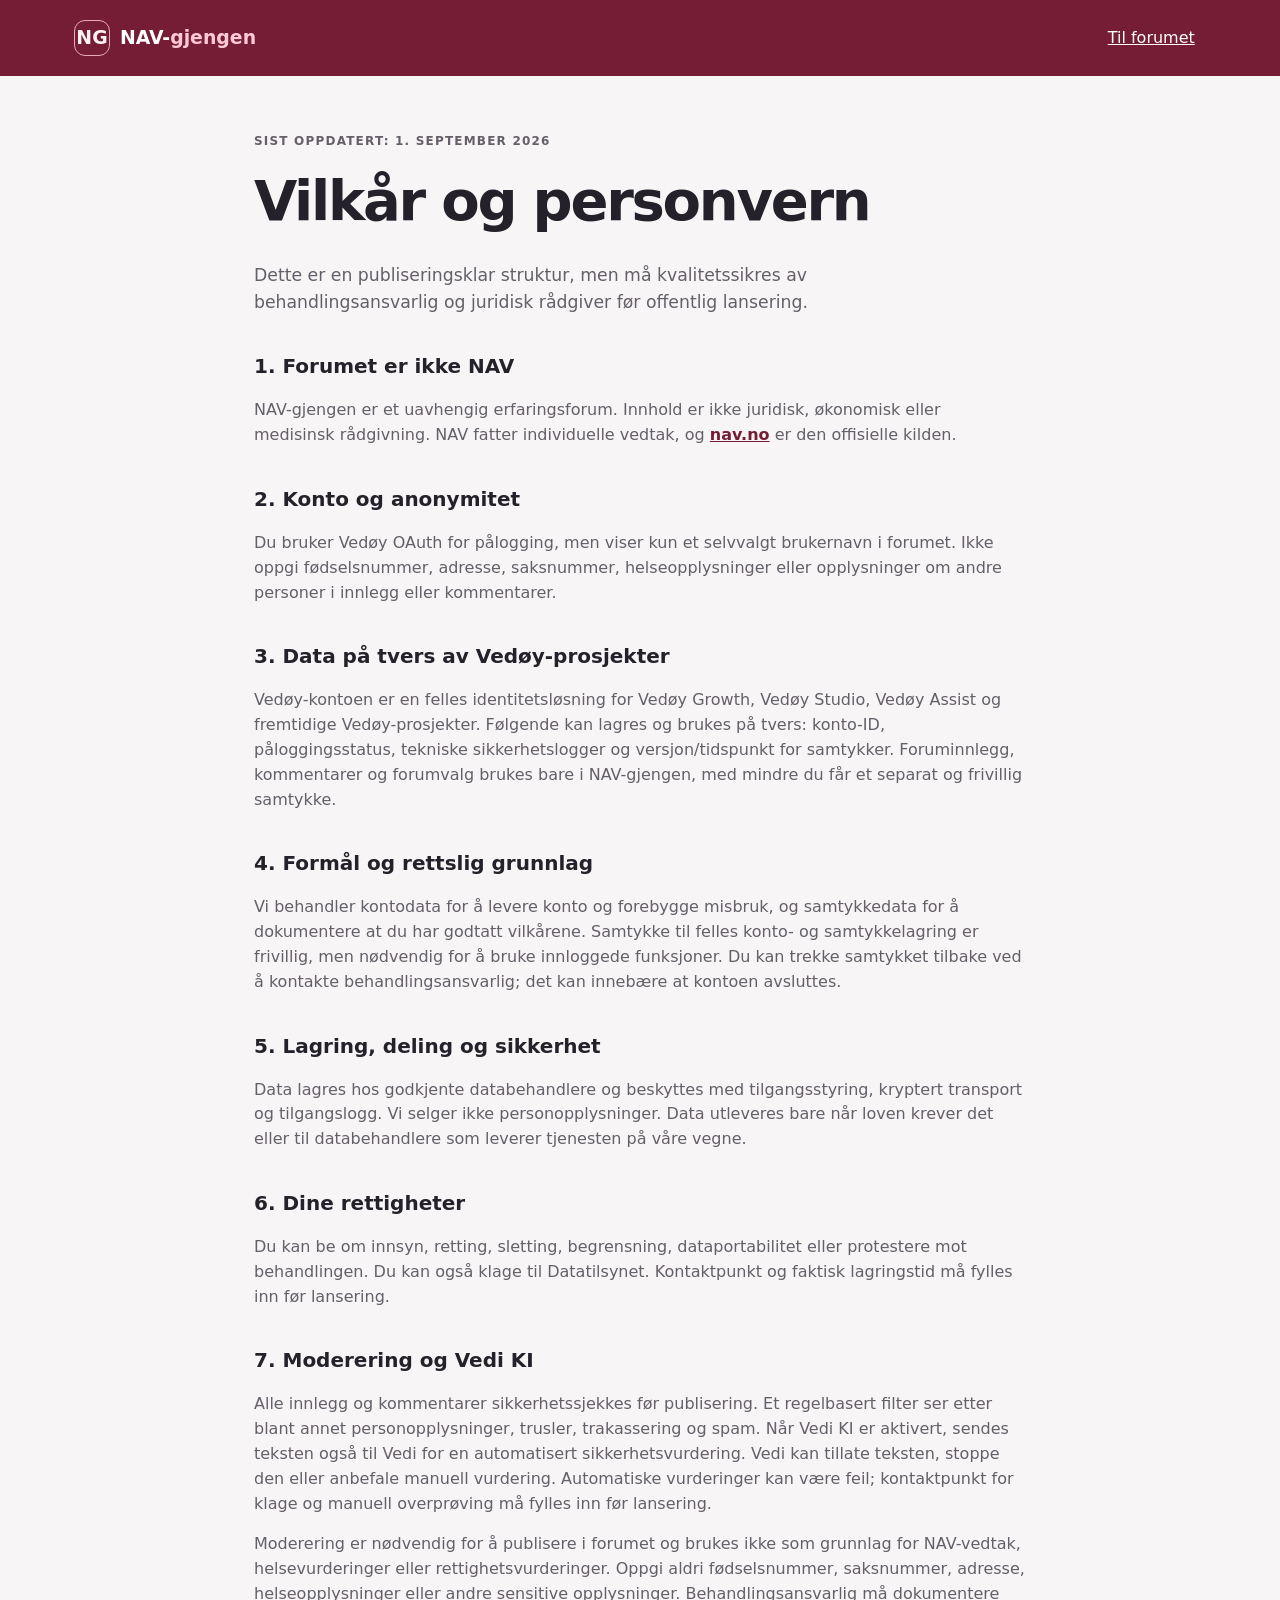
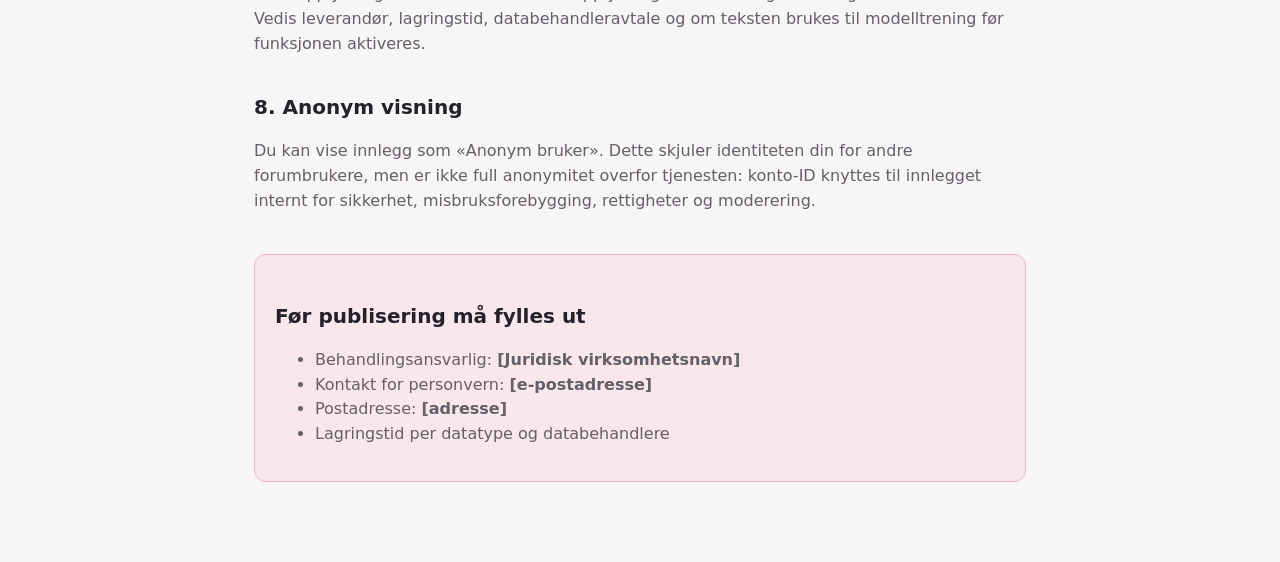
<file: vilkar.html>
<!doctype html>
<html lang="no">
  <head><meta charset="UTF-8" /><meta name="viewport" content="width=device-width, initial-scale=1.0" /><meta name="description" content="Vilkår og personvern for NAV-gjengen." /><title>Vilkår og personvern | NAV-gjengen</title><link rel="stylesheet" href="tailwind.css" /><link rel="stylesheet" href="styles.css" /></head>
  <body><header class="site-header"><div class="header-inner"><a class="brand" href="index.html"><span class="brand-mark">NG</span><span>NAV-<span>gjengen</span></span></a><a class="text-button" href="index.html">Til forumet</a></div></header>
  <main class="legal-page motion-reveal"><p class="eyebrow">SIST OPPDATERT: 1. SEPTEMBER 2026</p><h1>Vilkår og personvern</h1><p class="legal-lead">Dette er en publiseringsklar struktur, men må kvalitetssikres av behandlingsansvarlig og juridisk rådgiver før offentlig lansering.</p>
  <section><h2>1. Forumet er ikke NAV</h2><p>NAV-gjengen er et uavhengig erfaringsforum. Innhold er ikke juridisk, økonomisk eller medisinsk rådgivning. NAV fatter individuelle vedtak, og <a href="https://www.nav.no">nav.no</a> er den offisielle kilden.</p></section>
  <section><h2>2. Konto og anonymitet</h2><p>Du bruker Vedøy OAuth for pålogging, men viser kun et selvvalgt brukernavn i forumet. Ikke oppgi fødselsnummer, adresse, saksnummer, helseopplysninger eller opplysninger om andre personer i innlegg eller kommentarer.</p></section>
  <section><h2>3. Data på tvers av Vedøy-prosjekter</h2><p>Vedøy-kontoen er en felles identitetsløsning for Vedøy Growth, Vedøy Studio, Vedøy Assist og fremtidige Vedøy-prosjekter. Følgende kan lagres og brukes på tvers: konto-ID, påloggingsstatus, tekniske sikkerhetslogger og versjon/tidspunkt for samtykker. Foruminnlegg, kommentarer og forumvalg brukes bare i NAV-gjengen, med mindre du får et separat og frivillig samtykke.</p></section>
  <section><h2>4. Formål og rettslig grunnlag</h2><p>Vi behandler kontodata for å levere konto og forebygge misbruk, og samtykkedata for å dokumentere at du har godtatt vilkårene. Samtykke til felles konto- og samtykkelagring er frivillig, men nødvendig for å bruke innloggede funksjoner. Du kan trekke samtykket tilbake ved å kontakte behandlingsansvarlig; det kan innebære at kontoen avsluttes.</p></section>
  <section><h2>5. Lagring, deling og sikkerhet</h2><p>Data lagres hos godkjente databehandlere og beskyttes med tilgangsstyring, kryptert transport og tilgangslogg. Vi selger ikke personopplysninger. Data utleveres bare når loven krever det eller til databehandlere som leverer tjenesten på våre vegne.</p></section>
  <section><h2>6. Dine rettigheter</h2><p>Du kan be om innsyn, retting, sletting, begrensning, dataportabilitet eller protestere mot behandlingen. Du kan også klage til Datatilsynet. Kontaktpunkt og faktisk lagringstid må fylles inn før lansering.</p></section>
  <section id="vedi"><h2>7. Moderering og Vedi KI</h2><p>Alle innlegg og kommentarer sikkerhetssjekkes før publisering. Et regelbasert filter ser etter blant annet personopplysninger, trusler, trakassering og spam. Når Vedi KI er aktivert, sendes teksten også til Vedi for en automatisert sikkerhetsvurdering. Vedi kan tillate teksten, stoppe den eller anbefale manuell vurdering. Automatiske vurderinger kan være feil; kontaktpunkt for klage og manuell overprøving må fylles inn før lansering.</p><p>Moderering er nødvendig for å publisere i forumet og brukes ikke som grunnlag for NAV-vedtak, helsevurderinger eller rettighetsvurderinger. Oppgi aldri fødselsnummer, saksnummer, adresse, helseopplysninger eller andre sensitive opplysninger. Behandlingsansvarlig må dokumentere Vedis leverandør, lagringstid, databehandleravtale og om teksten brukes til modelltrening før funksjonen aktiveres.</p></section>
  <section><h2>8. Anonym visning</h2><p>Du kan vise innlegg som «Anonym bruker». Dette skjuler identiteten din for andre forumbrukere, men er ikke full anonymitet overfor tjenesten: konto-ID knyttes til innlegget internt for sikkerhet, misbruksforebygging, rettigheter og moderering.</p></section>
  <section class="legal-placeholder"><h2>Før publisering må fylles ut</h2><ul><li>Behandlingsansvarlig: <strong>[Juridisk virksomhetsnavn]</strong></li><li>Kontakt for personvern: <strong>[e-postadresse]</strong></li><li>Postadresse: <strong>[adresse]</strong></li><li>Lagringstid per datatype og databehandlere</li></ul></section></main></body>
</html>
</file>
<file: styles.css>
:root {
  --burgundy: #751d34;
  --burgundy-dark: #531124;
  --ink: #25212a;
  --muted: #645f68;
  --paper: #fff;
  --canvas: #f7f5f6;
  --line: #e5dfe2;
  --blush: #f8e7eb;
  --focus: #176b73;
}

* { box-sizing: border-box; }
[hidden] { display: none !important; }
html, body { max-width: 100%; overflow-x: hidden; }
body { margin: 0; background: var(--canvas); color: var(--ink); font: 16px/1.55 Inter, ui-sans-serif, system-ui, -apple-system, "Segoe UI", sans-serif; }
button, select, input, textarea { max-width: 100%; font: inherit; }
button { cursor: pointer; }

.skip-link { position: absolute; left: -999px; }
.skip-link:focus { left: 1rem; top: 1rem; z-index: 10; background: #fff; padding: .6rem; border: 3px solid var(--focus); }
.site-header { background: var(--burgundy); color: #fff; }
.header-inner { display: flex; align-items: center; justify-content: space-between; gap: 1rem; max-width: 1180px; min-height: 76px; margin: auto; padding: 0 24px; }
.brand { display: flex; align-items: center; gap: 10px; color: #fff; text-decoration: none; font-size: 1.18rem; font-weight: 800; }
.brand > span:last-child span { color: #ffc9d5; }
.brand-mark { display: grid; place-items: center; width: 36px; height: 36px; border: 1px solid #e8a9b9; border-radius: 11px; color: #fff0f4; }
.header-actions { display: flex; align-items: center; gap: .6rem; }
.text-button { border: 0; background: transparent; color: #fff; padding: .6rem .7rem; }
.header-button, .primary-button { border: 0; border-radius: 9px; background: #fff; color: var(--burgundy-dark); padding: .65rem 1rem; font-weight: 750; }
.primary-button { background: var(--burgundy); color: #fff; }
.primary-button:hover { background: var(--burgundy-dark); }
.primary-button:disabled { opacity: .65; cursor: wait; }

.page-shell { max-width: 1180px; margin: auto; padding: 42px 24px 72px; }
.welcome { max-width: 760px; margin-bottom: 25px; }
.eyebrow { margin: 0 0 .45rem; color: var(--burgundy); font-size: .75rem; font-weight: 800; letter-spacing: .1em; }
.welcome h1 { margin: 0; font-size: clamp(2rem, 4.2vw, 3.2rem); line-height: 1.1; letter-spacing: -.045em; }
.welcome p { margin: .8rem 0 0; color: var(--muted); font-size: 1.08rem; }
.disclaimer { display: flex; align-items: flex-start; gap: 12px; margin-bottom: 28px; border: 1px solid #e9b8c4; border-left: 5px solid var(--burgundy); border-radius: 10px; background: var(--blush); padding: 16px 18px; }
.disclaimer > span { display: grid; place-items: center; flex: none; width: 22px; height: 22px; border-radius: 50%; background: var(--burgundy); color: #fff; font-weight: 800; }
.disclaimer p { margin: 0; font-size: .94rem; }
.disclaimer a { color: var(--burgundy-dark); font-weight: 800; }

.layout { display: grid; grid-template-columns: 250px minmax(0, 1fr); gap: 30px; min-width: 0; }
.sidebar, .composer, .post-card { min-width: 0; border: 1px solid var(--line); border-radius: 13px; background: var(--paper); }
.sidebar { height: max-content; padding: 20px; }
.sidebar h2, .feed-heading h2, .composer h2 { margin: 0; font-size: 1.12rem; }
.sidebar-note, .feed-heading p, .composer-title p { margin: .25rem 0 0; color: var(--muted); font-size: .9rem; }
.category-list { min-width: 0; margin: 0; padding: 12px 0 0; list-style: none; }
.category-button { display: flex; align-items: center; justify-content: space-between; width: 100%; border: 0; border-radius: 8px; background: transparent; padding: 9px 10px; color: var(--ink); text-align: left; }
.category-button:hover, .category-button.active { background: #f3ecee; color: var(--burgundy); font-weight: 750; }
.category-count { color: var(--muted); font-size: .82rem; }
.content { min-width: 0; }
.feed-heading { display: flex; align-items: flex-end; justify-content: space-between; gap: 1rem; margin-bottom: 16px; }
.sort-label { display: flex; align-items: center; gap: .4rem; min-width: 0; color: var(--muted); font-size: .82rem; }
.sort-label select { border: 1px solid var(--line); border-radius: 7px; background: #fff; padding: .42rem; }

.admin-feed-tools { display: grid; grid-template-columns: minmax(0, 1fr) auto auto; align-items: center; gap: 12px; margin: 0 0 18px; border: 1px solid #b9d9dc; border-left: 4px solid var(--focus); border-radius: 10px; background: #f0f7f7; padding: 13px 15px; }
.admin-feed-tools div { display: grid; }
.admin-feed-tools div span { color: #365e62; font-size: .82rem; }
.admin-feed-tools label { display: flex; align-items: center; gap: .45rem; margin: 0; font-size: .84rem; white-space: nowrap; }
.admin-feed-tools label input { width: 18px; height: 18px; accent-color: var(--focus); }
.admin-feed-tools a { color: var(--focus); font-size: .84rem; font-weight: 750; white-space: nowrap; }
.admin-feed-tools p { grid-column: 1 / -1; min-height: 0; margin: 0; color: var(--burgundy); font-size: .84rem; font-weight: 700; }

.composer { margin-bottom: 22px; border-top: 4px solid var(--burgundy); padding: 20px; }
.composer-title { display: flex; align-items: center; gap: 11px; min-width: 0; margin-bottom: 18px; }
.avatar { display: grid; place-items: center; flex: none; width: 38px; height: 38px; border-radius: 50%; background: #f3d8de; color: var(--burgundy); font-weight: 800; }
form label { display: block; margin-bottom: 10px; font-size: .9rem; font-weight: 700; }
input, textarea, select { width: 100%; border: 1px solid #cfc7ca; border-radius: 8px; background: #fff; padding: .68rem .75rem; color: var(--ink); }
textarea { min-height: 100px; resize: vertical; }
input:focus, textarea:focus, select:focus, button:focus-visible { outline: 3px solid #86cbd1; outline-offset: 2px; }
.composer-bottom { display: flex; align-items: end; justify-content: space-between; gap: 1rem; margin-top: 13px; }
.composer-bottom label { min-width: 180px; margin: 0; }
.anonymous-choice { display: flex !important; align-items: flex-start; gap: .65rem; margin: 14px 0 16px !important; border: 1px solid var(--line); border-radius: 9px; background: #faf8f9; padding: 12px; }
.anonymous-choice input { flex: none; width: 19px; height: 19px; margin-top: 2px; accent-color: var(--burgundy); }
.anonymous-choice span { display: grid; gap: 2px; }
.anonymous-choice small { color: var(--muted); font-weight: 400; line-height: 1.35; }
.vedi-notice { display: flex; gap: 12px; border: 1px solid #b9d9dc; border-radius: 10px; background: #f0f7f7; padding: 14px; }
.vedi-mark { display: grid; place-items: center; flex: none; width: 31px; height: 31px; border-radius: 9px; background: var(--focus); color: #fff; font-weight: 900; }
.vedi-notice strong { display: block; color: #174e53; }
.vedi-notice p { margin: .25rem 0 0; color: #365e62; font-size: .86rem; line-height: 1.45; }
.vedi-notice a { color: #174e53; font-weight: 750; }
.moderation-status { min-height: 1.5em; margin: 10px 0 0; color: var(--burgundy); font-size: .9rem; font-weight: 650; }

.feed { display: grid; gap: 14px; min-width: 0; }
.post-card { padding: 20px; }
.post-card.ai-post { border-left: 4px solid var(--focus); }
.post-card.is-hidden-post { border-style: dashed; background: #fbf9fa; opacity: .88; }
.post-top { display: flex; align-items: center; justify-content: space-between; gap: 1rem; color: var(--muted); font-size: .84rem; }
.post-labels, .post-meta { display: flex; align-items: center; gap: .35rem; flex-wrap: wrap; }
.post-meta { justify-content: flex-end; }
.tag, .moderation-badge, .author-badge { border-radius: 99px; padding: 3px 8px; font-size: .7rem; font-weight: 850; letter-spacing: .04em; }
.tag { background: #f2e5e8; color: var(--burgundy-dark); }
.moderation-badge { background: #f7dccb; color: #74350e; }
.author-badge { background: var(--focus); color: #fff; letter-spacing: .08em; }
.post-author { color: var(--ink); font-weight: 700; }
.post-card h3 { margin: 13px 0 7px; font-size: 1.16rem; line-height: 1.3; }
.post-content { margin: 0; white-space: pre-wrap; }
.post-admin-actions { display: flex; align-items: center; gap: 7px; margin-top: 16px; border: 1px solid #b9d9dc; border-radius: 8px; background: #f0f7f7; padding: 8px; flex-wrap: wrap; }
.post-admin-actions strong { margin: 0 4px; color: #174e53; font-size: .78rem; text-transform: uppercase; letter-spacing: .06em; }
.post-admin-actions button { border: 1px solid #9fc9cc; border-radius: 6px; background: #fff; padding: .35rem .58rem; color: #174e53; font-size: .8rem; font-weight: 700; }
.post-admin-actions .admin-delete-button { margin-left: auto; border-color: #dfadb9; color: var(--burgundy); }
.post-actions { display: flex; gap: 8px; margin-top: 18px; border-top: 1px solid var(--line); padding-top: 14px; flex-wrap: wrap; }
.post-actions button { border: 1px solid var(--line); border-radius: 7px; background: #fff; padding: .45rem .6rem; color: var(--muted); font-size: .88rem; }
.post-actions button:hover, .post-actions .help-button.is-helpful { border-color: #d897a8; background: #fff4f6; color: var(--burgundy); }
.comments { padding-top: 14px; }
.comment-form { display: flex; align-items: end; gap: 8px; }
.comment-form label { flex: 1; margin: 0; font-weight: 600; }
.comment-form button { border: 0; border-radius: 7px; background: var(--burgundy); padding: .65rem .75rem; color: #fff; }
.comment-moderation-note { margin: 0; color: var(--muted); font-size: .78rem; }
.comment-list { display: grid; gap: 8px; margin-top: 12px; }
.comment { border-left: 3px solid #dec3ca; background: #f8f6f7; padding: 9px 11px; font-size: .92rem; }
.empty-state { padding: 2rem; color: var(--muted); text-align: center; }

dialog { max-width: calc(100% - 32px); border: 0; border-radius: 13px; padding: 0; }
dialog::backdrop { background: #1e091266; }
.dialog-card { width: min(520px, calc(100vw - 32px)); border: 0; border-radius: 13px; padding: 25px; box-shadow: 0 20px 80px #0004; }
.dialog-card h2 { margin: .1rem 0 .5rem; }
.dialog-card p:not(.eyebrow) { color: var(--muted); }
.close-button { float: right; border: 0; background: transparent; color: var(--muted); font-size: 1.6rem; }
.admin-edit-form label { margin-top: 13px; }
.auth-status { min-height: 1.4em; color: var(--burgundy); font-size: .9rem; }
.consent { display: flex; align-items: flex-start; gap: .6rem; font-weight: 500 !important; line-height: 1.4; }
.consent input { flex: none; width: 18px; height: 18px; margin-top: .15rem; }
.consent a { color: var(--burgundy); font-weight: 750; }

.legal-page { max-width: 820px; margin: 0 auto; padding: 56px 24px 80px; }
.legal-page h1 { margin: .1rem 0 .7rem; font-size: clamp(2rem, 5vw, 3.5rem); letter-spacing: -.04em; }
.legal-page h2 { margin: 2.25rem 0 .35rem; font-size: 1.25rem; }
.legal-page p, .legal-page li { color: var(--muted); }
.legal-page a { color: var(--burgundy); font-weight: 700; }
.legal-page section[id] { scroll-margin-top: 20px; }
.legal-lead { max-width: 680px; font-size: 1.08rem; }
.legal-placeholder { margin-top: 2.5rem; border: 1px solid #e9b8c4; border-radius: 12px; background: var(--blush); padding: 10px 20px 18px; }
.site-footer { display: flex; justify-content: space-between; gap: 1rem; max-width: 1180px; margin: auto; padding: 20px 24px 34px; color: var(--muted); font-size: .88rem; }
.site-footer div, .site-footer nav { display: flex; gap: .85rem; }
.site-footer a { color: var(--burgundy); font-weight: 750; text-decoration-thickness: 1px; text-underline-offset: 3px; }

.admin-page { max-width: 760px; margin: 0 auto; padding: 52px 24px 80px; }
.admin-page h1 { margin: .1rem 0 .6rem; font-size: clamp(2rem, 5vw, 3.2rem); letter-spacing: -.04em; }
.admin-lead { max-width: 620px; color: var(--muted); }
.admin-card { margin-top: 26px; border: 1px solid var(--line); border-top: 4px solid var(--burgundy); border-radius: 13px; background: #fff; padding: 24px; }
.admin-card label { margin-top: 18px; }
.admin-actions { display: flex; align-items: center; gap: 12px; margin-top: 18px; flex-wrap: wrap; }
.admin-status { min-height: 1.5em; margin: 0; color: var(--burgundy); font-weight: 650; }
.admin-note { display: flex; gap: 12px; margin-top: 20px; border: 1px solid #b9d9dc; border-radius: 10px; background: #f0f7f7; padding: 14px; color: #365e62; }
.admin-back { display: inline-block; margin-top: 24px; color: var(--burgundy); font-weight: 750; }

@media (max-width: 760px) {
  .header-inner { min-height: 66px; padding: 0 16px; }
  .brand { font-size: 1rem; }
  .brand-mark { width: 32px; height: 32px; }
  .page-shell { padding: 28px 16px 52px; }
  .layout { grid-template-columns: minmax(0, 1fr); gap: 20px; }
  .sidebar { order: 2; width: 100%; }
  .category-list { display: flex; gap: 5px; width: 100%; max-width: 100%; overflow-x: auto; padding-top: 5px; }
  .category-list li { flex: 0 0 auto; }
  .category-button { width: auto; border: 1px solid var(--line); padding: 7px 9px; white-space: nowrap; }
  .category-count { display: none; }
  .feed-heading { align-items: start; }
  .admin-feed-tools { grid-template-columns: 1fr; align-items: start; }
  .admin-feed-tools p { grid-column: 1; }
  .composer-bottom { align-items: stretch; flex-direction: column; }
  .composer-bottom label { width: 100%; min-width: 0; }
  .composer-bottom .primary-button { width: 100%; }
  .post-card, .composer { padding: 16px; }
  .post-top { align-items: flex-start; flex-direction: column; gap: 6px; }
  .post-meta { justify-content: flex-start; }
  .post-admin-actions .admin-delete-button { margin-left: 0; }
  .comment-form { align-items: stretch; flex-direction: column; }
  .comment-form button { width: 100%; }
}

@media (max-width: 600px) {
  .admin-page { padding: 34px 16px 60px; }
  .admin-card { padding: 18px; }
  .admin-actions { align-items: stretch; flex-direction: column; }
  .admin-actions .primary-button { width: 100%; }
}

@media (max-width: 440px) {
  .header-actions { gap: .2rem; }
  .text-button { padding: .5rem .35rem; }
  .header-button { padding: .55rem .6rem; }
  .brand > span:last-child { display: none; }
  .welcome h1 { font-size: 2rem; }
  .disclaimer { padding: 14px; }
  .feed-heading { flex-direction: column; }
  .sort-label { width: 100%; justify-content: space-between; }
  .sort-label select { width: auto; }
  .composer-title { align-items: flex-start; }
  .composer-title p { line-height: 1.4; }
  .site-footer { flex-direction: column; padding: 18px 16px 28px; }
  .site-footer div { flex-direction: column; gap: .1rem; }
  .site-footer nav { flex-wrap: wrap; }
}
</file>
